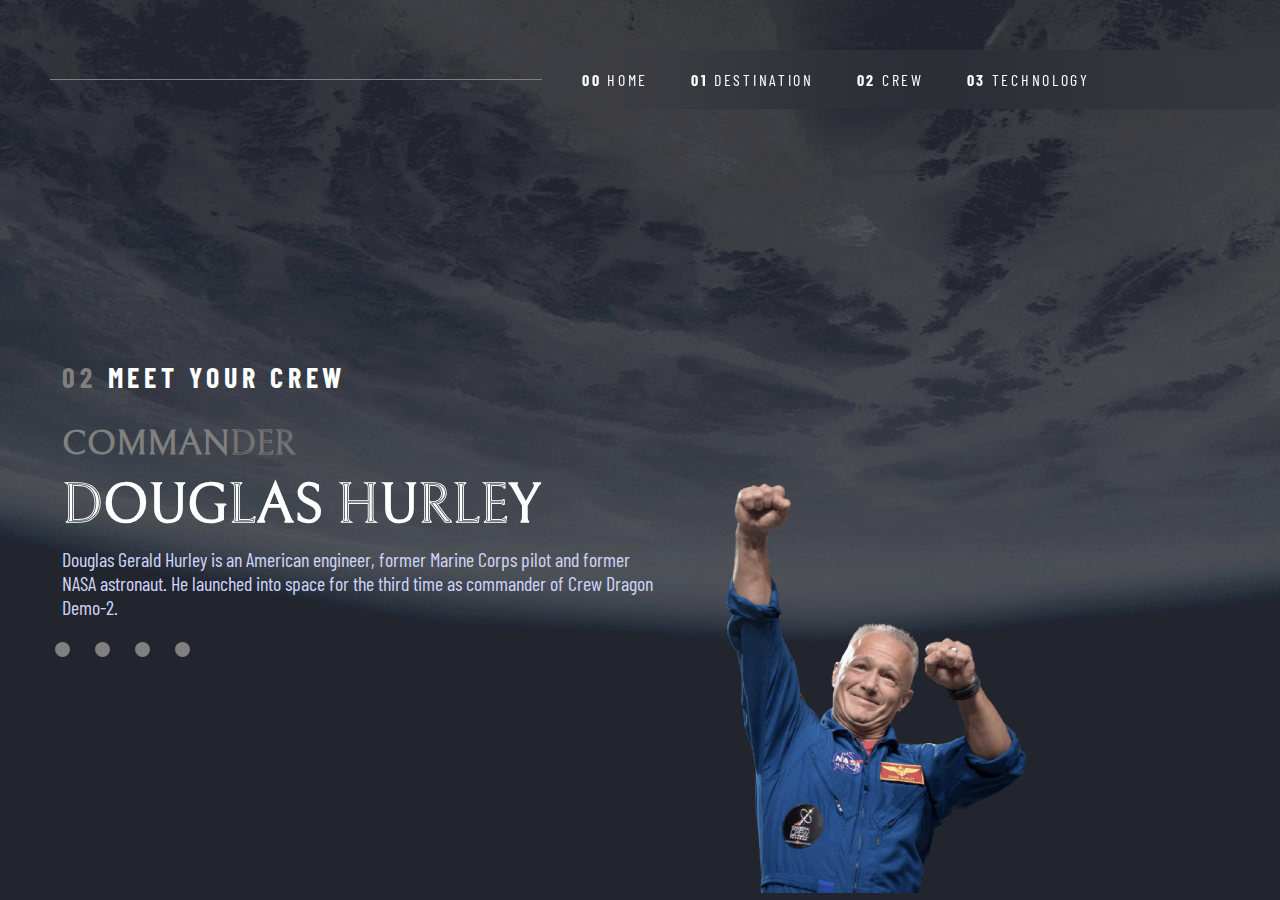
<file: crew-commander.html>
<!DOCTYPE html>
<html lang="en">
<head>
  <meta charset="UTF-8">
  <meta name="viewport" content="width=device-width, initial-scale=1.0">
  <link rel="stylesheet" href="css/styles.css">
  <link rel="icon" sizes="32x32" href="./assets/favicon-32x32.png">
  <link rel="preconnect" href="https://fonts.googleapis.com"><link rel="preconnect" href="https://fonts.gstatic.com" crossorigin><link href="https://fonts.googleapis.com/css2?family=Barlow+Condensed&family=Bellefair&display=swap" rel="stylesheet">
  <title>Frontend Mentor | Space tourism website</title>
</head>
<body class="crew-body">

  <div class="nav">
    <div class="hr"><hr></div>
    <div class="hamburger" id="hamburger">
      <div></div>
      <div></div>
      <div></div>
    </div>
    <div class="mainnav">
      <nav>
        <div class="close-btn">
          <div></div>
          <div></div>
        </div>
        <ul>
          <li><a href="index.html"><strong>00</strong> HOME</a></li>
           <li><a href="destination-moon.html"><strong>01</strong> DESTINATION</a></li>
           <li><a href="crew-commander.html"><strong>02</strong> CREW</a></li>
           <li><a href="technology-vehicle.html"><strong>03</strong> TECHNOLOGY</a></li>
        </ul>
      </nav>
    </div>
  </div>
  <div class="crew-content">
    <div class="crew-details">
      <div class="heading">
        <h5><span class="numeric">02</span> MEET YOUR CREW</h5>
      </div>
      <div class="crew-text">
        <h5>COMMANDER</h5>
      <h1>DOUGLAS HURLEY</h1>
      <p>Douglas Gerald Hurley is an American engineer, former Marine Corps pilot 
        and former NASA astronaut. He launched into space for the third time as 
        commander of Crew Dragon Demo-2.</p>
      </div>
      <div class="crew-links">
          <ul>
           <a href="crew-commander.html"><li></li></a>
           <a href="crew-engineer.html"><li></li></a>
           <a href="crew-pilot.html"><li></li></a>
           <a href="crew-specialist.html"><li></li></a>
          </ul>
      </div>
    </div>
   
      <div class="crew-image">
        <img src="./assets/crew/image-douglas-hurley.png" alt="">
      </div>
  </div>
  
</body>
<script src="./myscript.js"></script>
</html>
</file>
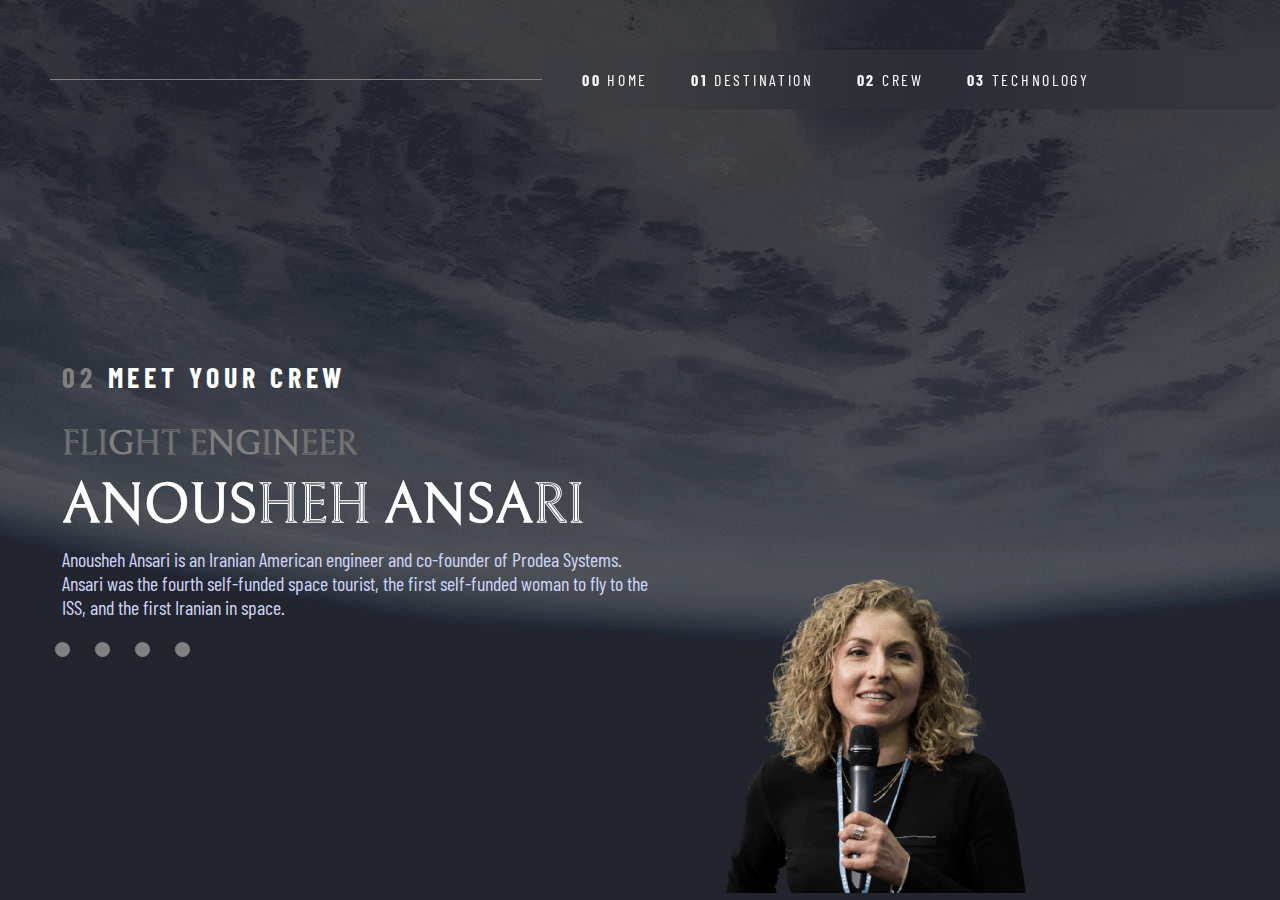
<file: crew-engineer.html>
<!DOCTYPE html>
<html lang="en">
<head>
  <meta charset="UTF-8">
  <meta name="viewport" content="width=device-width, initial-scale=1.0">
  <link rel="stylesheet" href="css/styles.css">
  <link rel="icon" sizes="32x32" href="./assets/favicon-32x32.png">
  <link rel="preconnect" href="https://fonts.googleapis.com"><link rel="preconnect" href="https://fonts.gstatic.com" crossorigin><link href="https://fonts.googleapis.com/css2?family=Barlow+Condensed&family=Bellefair&display=swap" rel="stylesheet">
  <title>Frontend Mentor | Space tourism website</title>
</head>
<body class="crew-body">

  <div class="nav">
    <div class="hr"><hr></div>
    <div class="hamburger" id="hamburger">
      <div></div>
      <div></div>
      <div></div>
    </div>
    <div class="mainnav">
      <nav>
        <div class="close-btn">
          <div></div>
          <div></div>
        </div>
        <ul>
          <li><a href="index.html"><strong>00</strong> HOME</a></li>
           <li><a href="destination-moon.html"><strong>01</strong> DESTINATION</a></li>
           <li><a href="crew-commander.html"><strong>02</strong> CREW</a></li>
           <li><a href="technology-vehicle.html"><strong>03</strong> TECHNOLOGY</a></li>
        </ul>
      </nav>
    </div>
  </div>
  <div class="crew-content">
    <div class="crew-details">
      <div class="heading">
        <h5><span class="numeric">02</span> MEET YOUR CREW</h5>
      </div>
      <div class="crew-text">
        <h5>FLIGHT ENGINEER</h5>
      <h1>ANOUSHEH ANSARI</h1>
      <p>Anousheh Ansari is an Iranian American engineer and co-founder of Prodea Systems. 
        Ansari was the fourth self-funded space tourist, the first self-funded woman to 
        fly to the ISS, and the first Iranian in space.</p>
      </div>
      <div class="crew-links">
          <ul>
           <a href="crew-commander.html"><li></li></a>
           <a href="crew-engineer.html"><li></li></a>
           <a href="crew-pilot.html"><li></li></a>
           <a href="crew-specialist.html"><li></li></a>
          </ul>
      </div>
    </div>
   
      <div class="crew-image">
        <img src="./assets/crew/image-anousheh-ansari.png" alt="">
      </div>
  </div>
  
</body>
<script src="./myscript.js"></script>
</html>
</file>
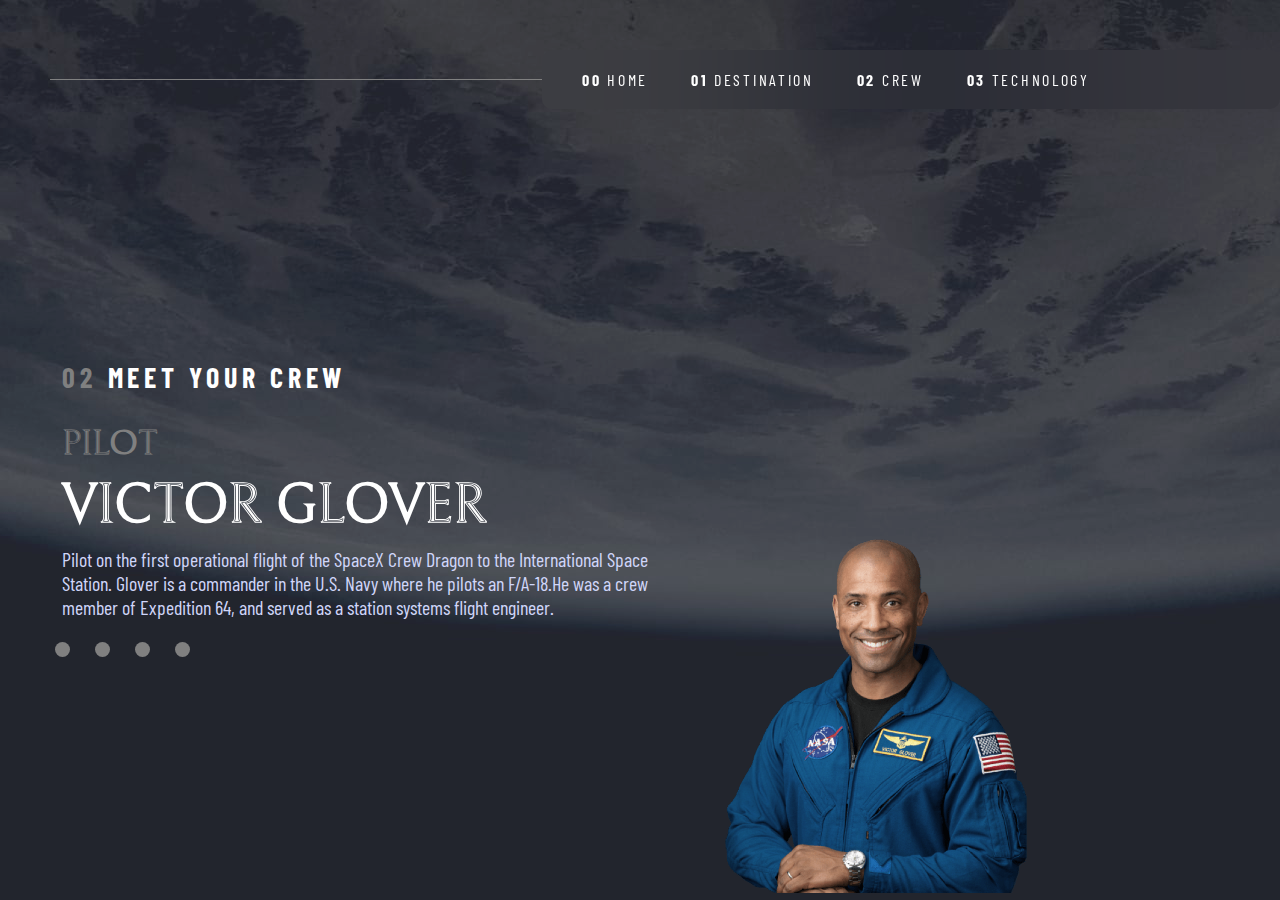
<file: crew-pilot.html>
<!DOCTYPE html>
<html lang="en">
<head>
  <meta charset="UTF-8">
  <meta name="viewport" content="width=device-width, initial-scale=1.0">
  <link rel="stylesheet" href="css/styles.css">
  <link rel="icon" sizes="32x32" href="./assets/favicon-32x32.png">
  <link rel="preconnect" href="https://fonts.googleapis.com"><link rel="preconnect" href="https://fonts.gstatic.com" crossorigin><link href="https://fonts.googleapis.com/css2?family=Barlow+Condensed&family=Bellefair&display=swap" rel="stylesheet">
  <title>Frontend Mentor | Space tourism website</title>
</head>
<body class="crew-body">

  <div class="nav">
    <div class="hr"><hr></div>
    <div class="hamburger" id="hamburger">
      <div></div>
      <div></div>
      <div></div>
    </div>
    <div class="mainnav">
      <nav>
        <div class="close-btn">
          <div></div>
          <div></div>
        </div>
        <ul>
          <li><a href="index.html"><strong>00</strong> HOME</a></li>
           <li><a href="destination-moon.html"><strong>01</strong> DESTINATION</a></li>
           <li><a href="crew-commander.html"><strong>02</strong> CREW</a></li>
           <li><a href="technology-vehicle.html"><strong>03</strong> TECHNOLOGY</a></li>
        </ul>
      </nav>
    </div>
  </div>
  <div class="crew-content">
    <div class="crew-details">
      <div class="heading">
        <h5><span class="numeric">02</span> MEET YOUR CREW</h5>
      </div>
      <div class="crew-text">
        <h5>PILOT</h5>
      <h1>VICTOR GLOVER</h1>
      <p>Pilot on the first operational flight of the SpaceX Crew Dragon to the 
        International Space Station. Glover is a commander in the U.S. Navy where 
        he pilots an F/A-18.He was a crew member of Expedition 64, and served as a 
        station systems flight engineer. </p>
      </div>
      <div class="crew-links">
          <ul>
           <a href="crew-commander.html"><li></li></a>
           <a href="crew-engineer.html"><li></li></a>
           <a href="crew-pilot.html"><li></li></a>
           <a href="crew-specialist.html"><li></li></a>
          </ul>
      </div>
    </div>
   
      <div class="crew-image">
        <img src="./assets/crew/image-victor-glover.png" alt="">
      </div>
  </div>
  
</body>
<script src="./myscript.js"></script>
</html>
</file>
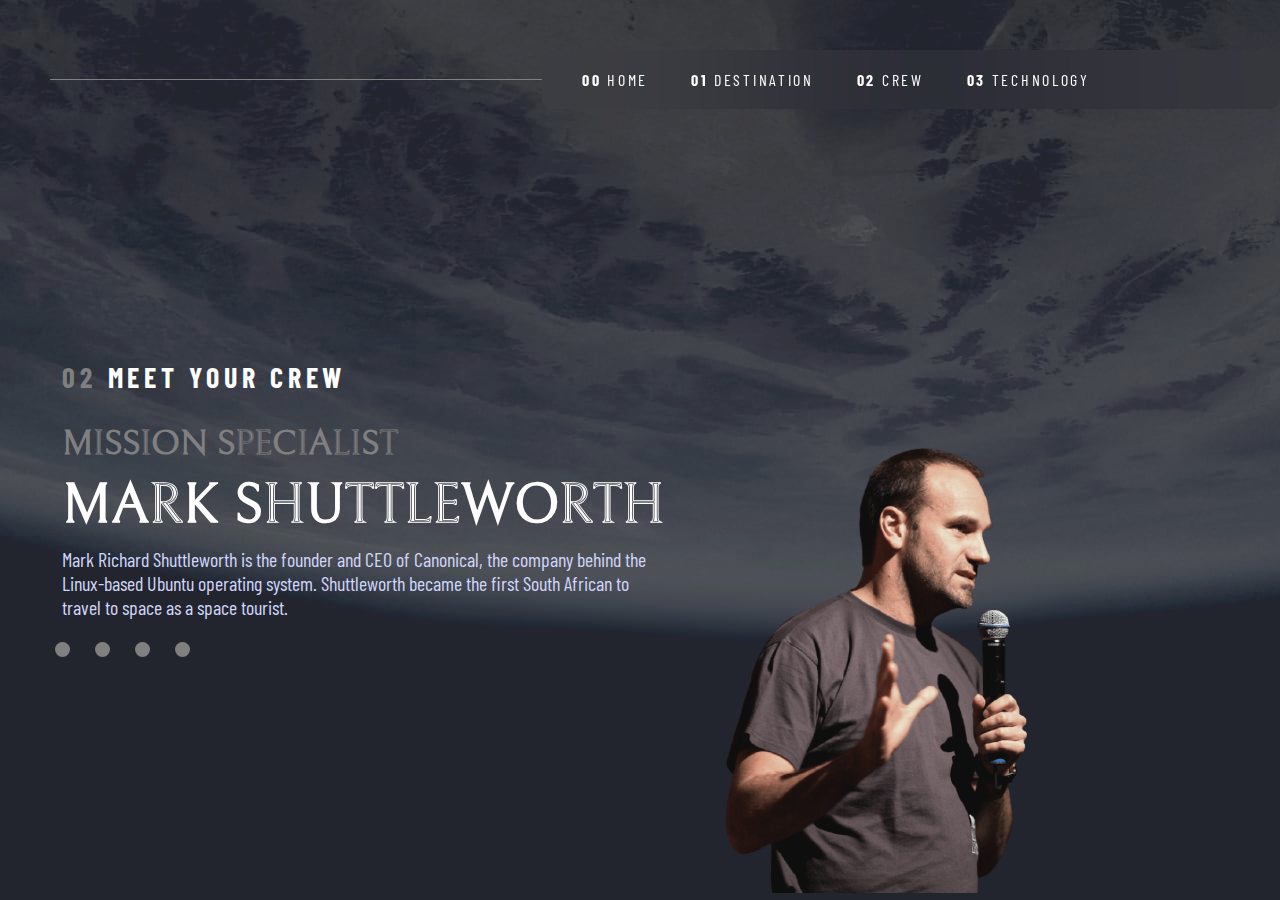
<file: crew-specialist.html>
<!DOCTYPE html>
<html lang="en">
<head>
  <meta charset="UTF-8">
  <meta name="viewport" content="width=device-width, initial-scale=1.0">
  <link rel="stylesheet" href="css/styles.css">
  <link rel="icon" sizes="32x32" href="./assets/favicon-32x32.png">
  <link rel="preconnect" href="https://fonts.googleapis.com"><link rel="preconnect" href="https://fonts.gstatic.com" crossorigin><link href="https://fonts.googleapis.com/css2?family=Barlow+Condensed&family=Bellefair&display=swap" rel="stylesheet">
  <title>Frontend Mentor | Space tourism website</title>
</head>
<body class="crew-body">

  <div class="nav">
    <div class="hr"><hr></div>
    <div class="hamburger" id="hamburger">
      <div></div>
      <div></div>
      <div></div>
    </div>
    <div class="mainnav">
      <nav>
        <div class="close-btn">
          <div></div>
          <div></div>
        </div>
        <ul>
          <li><a href="index.html"><strong>00</strong> HOME</a></li>
           <li><a href="destination-moon.html"><strong>01</strong> DESTINATION</a></li>
           <li><a href="crew-commander.html"><strong>02</strong> CREW</a></li>
           <li><a href="technology-vehicle.html"><strong>03</strong> TECHNOLOGY</a></li>
        </ul>
      </nav>
    </div>
  </div>
  <div class="crew-content">
    <div class="crew-details">
      <div class="heading">
        <h5><span class="numeric">02</span> MEET YOUR CREW</h5>
      </div>
      <div class="crew-text">
        <h5>MISSION SPECIALIST</h5>
      <h1>MARK SHUTTLEWORTH</h1>
      <p>Mark Richard Shuttleworth is the founder and CEO of Canonical, the company behind 
        the Linux-based Ubuntu operating system. Shuttleworth became the first South 
        African to travel to space as a space tourist.</p>
      </div>
      <div class="crew-links">
          <ul>
           <a href="crew-commander.html"><li></li></a>
           <a href="crew-engineer.html"><li></li></a>
           <a href="crew-pilot.html"><li></li></a>
           <a href="crew-specialist.html"><li></li></a>
          </ul>
      </div>
    </div>
   
      <div class="crew-image">
        <img src="./assets/crew/image-mark-shuttleworth.png" alt="">
      </div>
  </div>
  
</body>
<script src="./myscript.js"></script>
</html>
</file>
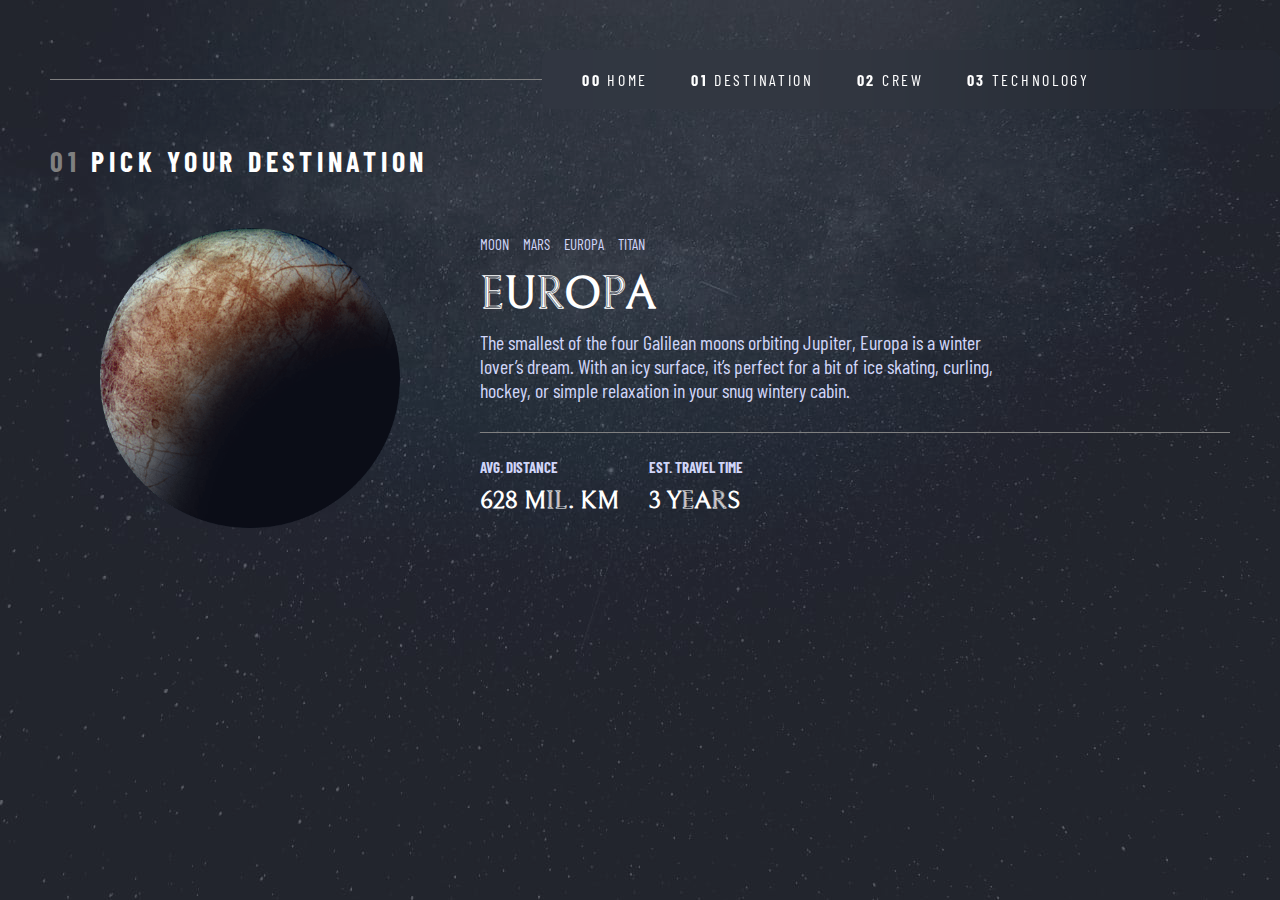
<file: destination-europa.html>
<!DOCTYPE html>
<html lang="en">
<head>
  <meta charset="UTF-8">
  <meta name="viewport" content="width=device-width, initial-scale=1.0">
  <link rel="stylesheet" href="css/styles.css">
  <link rel="icon" sizes="32x32" href="./assets/favicon-32x32.png">
  <link rel="preconnect" href="https://fonts.googleapis.com"><link rel="preconnect" href="https://fonts.gstatic.com" crossorigin><link href="https://fonts.googleapis.com/css2?family=Barlow+Condensed&family=Bellefair&display=swap" rel="stylesheet">
  <title>Frontend Mentor | Space tourism website</title>
</head>
<body class="dest-body">

  <div class="nav">
    <div class="hr"><hr></div>
    <div class="hamburger" id="hamburger">
      <div></div>
      <div></div>
      <div></div>
    </div>
    <div class="mainnav">
      <nav>
        <div class="close-btn">
          <div></div>
          <div></div>
        </div>
        <ul>
          <li><a href="index.html"><strong>00</strong> HOME</a></li>
           <li><a href="destination-moon.html"><strong>01</strong> DESTINATION</a></li>
           <li><a href="crew-commander.html"><strong>02</strong> CREW</a></li>
           <li><a href="technology-vehicle.html"><strong>03</strong> TECHNOLOGY</a></li>
        </ul>
      </nav>
    </div>
  </div>
  <div class="heading">
    <h5><span class="numeric">01</span> PICK YOUR DESTINATION</h5>
  </div>

  <div class="dest-content">
    <div class="image">
      <img src="./assets/destination/image-europa.png" alt="">
    </div>
    <div class="dest-details">
      <div class="dest-links">
        <ul>
          <li><a href="destination-moon.html">MOON</a></li>
          <li><a href="destination-mars.html">MARS</a></li>
          <li><a href="destination-europa.html">EUROPA</a></li>
          <li><a href="destination-titan.html">TITAN</a></li>
        </ul>
      </div>
      <div class="dest-text">
        <h1>EUROPA</h1>
        <p>The smallest of the four Galilean moons orbiting Jupiter, Europa is a 
          winter lover’s dream. With an icy surface, it’s perfect for a bit of 
          ice skating, curling, hockey, or simple relaxation in your snug 
          wintery cabin.</p>
        <hr>
        <div class="numeric-facts">
          <div class="avgdist">
            <h3>AVG. DISTANCE</h3>
            <h1>628 MIL. KM</h1>
          </div>
          <div class="esttime">
            <h3>EST. TRAVEL TIME</h3>
            <h1>3 YEARS</h1>
          </div>
        </div>
      </div>
    </div>
  </div>
</body>
<script src="./myscript.js"></script>
</html>
</file>
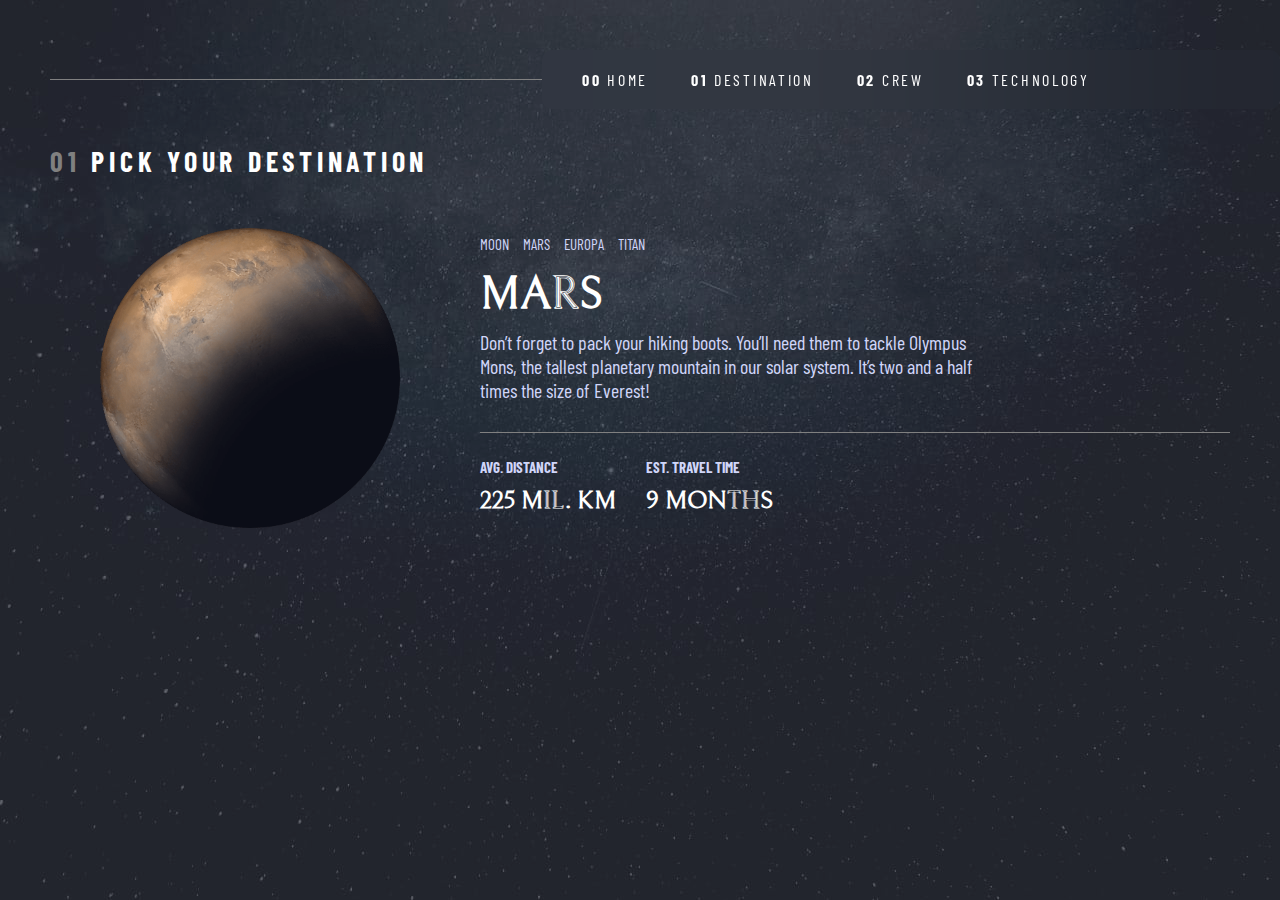
<file: destination-mars.html>
<!DOCTYPE html>
<html lang="en">
<head>
  <meta charset="UTF-8">
  <meta name="viewport" content="width=device-width, initial-scale=1.0">
  <link rel="stylesheet" href="css/styles.css">
  <link rel="icon" sizes="32x32" href="./assets/favicon-32x32.png">
  <link rel="preconnect" href="https://fonts.googleapis.com"><link rel="preconnect" href="https://fonts.gstatic.com" crossorigin><link href="https://fonts.googleapis.com/css2?family=Barlow+Condensed&family=Bellefair&display=swap" rel="stylesheet">
  <title>Frontend Mentor | Space tourism website</title>
</head>
<body class="dest-body">

  <div class="nav">
    <div class="hr"><hr></div>
    <div class="hamburger" id="hamburger">
      <div></div>
      <div></div>
      <div></div>
    </div>
    <div class="mainnav">
      <nav>
        <div class="close-btn">
          <div></div>
          <div></div>
        </div>
        <ul>
          <li><a href="index.html"><strong>00</strong> HOME</a></li>
           <li><a href="destination-moon.html"><strong>01</strong> DESTINATION</a></li>
           <li><a href="crew-commander.html"><strong>02</strong> CREW</a></li>
           <li><a href="technology-vehicle.html"><strong>03</strong> TECHNOLOGY</a></li>
        </ul>
      </nav>
    </div>
  </div>
  <div class="heading">
    <h5><span class="numeric">01</span> PICK YOUR DESTINATION</h5>
  </div>

  <div class="dest-content">
    <div class="image">
      <img src="./assets/destination/image-mars.png" alt="">
    </div>
    <div class="dest-details">
      <div class="dest-links">
        <ul>
          <li><a href="destination-moon.html">MOON</a></li>
          <li><a href="destination-mars.html">MARS</a></li>
          <li><a href="destination-europa.html">EUROPA</a></li>
          <li><a href="destination-titan.html">TITAN</a></li>
        </ul>
      </div>
      <div class="dest-text">
        <h1>MARS</h1>
        <p>Don’t forget to pack your hiking boots. You’ll need them to tackle Olympus Mons, 
          the tallest planetary mountain in our solar system. It’s two and a half times 
          the size of Everest!</p>
        <hr>
        <div class="numeric-facts">
          <div class="avgdist">
            <h3>AVG. DISTANCE</h3>
            <h1>225 MIL. KM</h1>
          </div>
          <div class="esttime">
            <h3>EST. TRAVEL TIME</h3>
            <h1>9 MONTHS</h1>
          </div>
        </div>
      </div>
    </div>
  </div>
</body>
<script src="./myscript.js"></script>
</html>
</file>
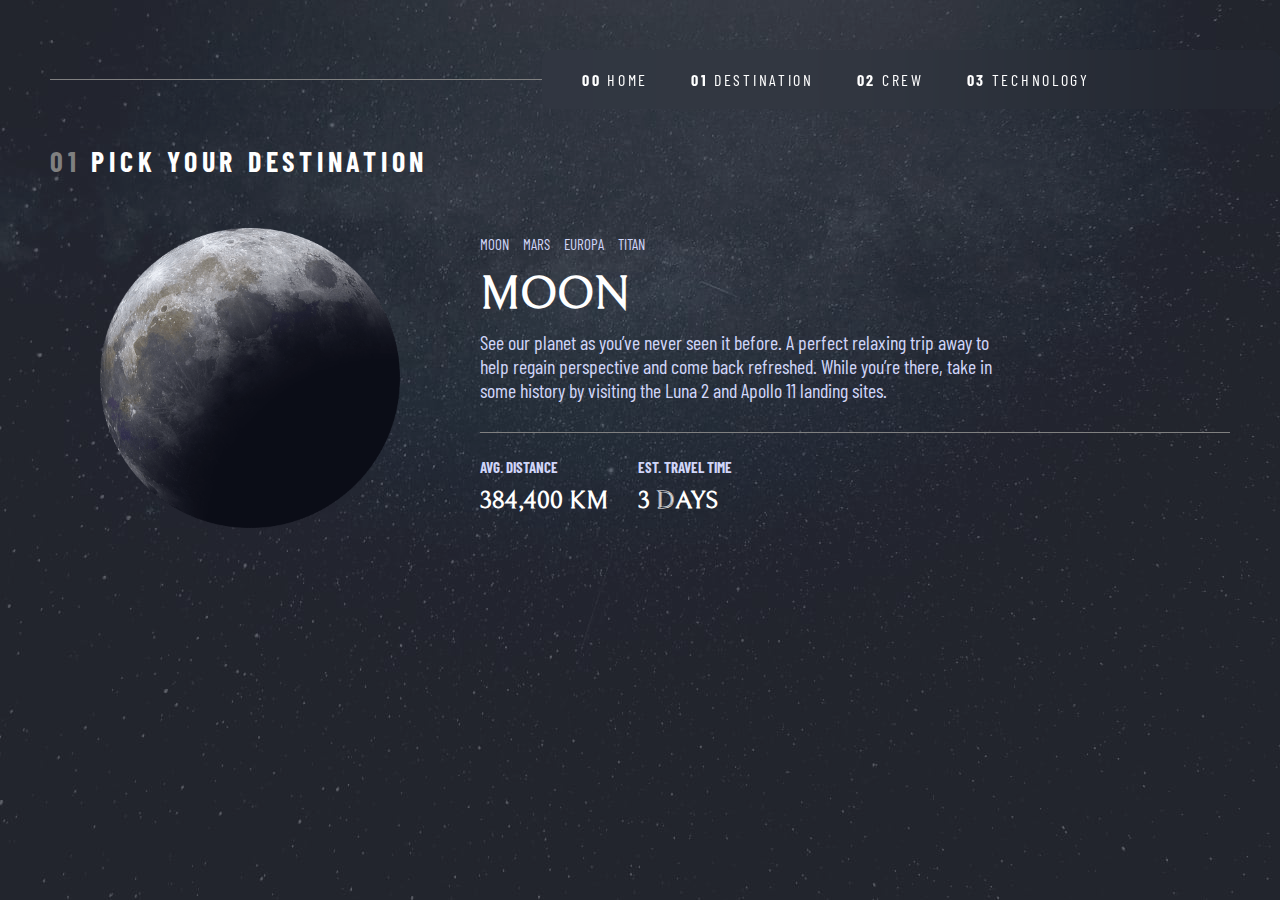
<file: destination-moon.html>
<!DOCTYPE html>
<html lang="en">
<head>
  <meta charset="UTF-8">
  <meta name="viewport" content="width=device-width, initial-scale=1.0">
  <link rel="stylesheet" href="css/styles.css">
  <link rel="icon" sizes="32x32" href="./assets/favicon-32x32.png">
  <link rel="preconnect" href="https://fonts.googleapis.com"><link rel="preconnect" href="https://fonts.gstatic.com" crossorigin><link href="https://fonts.googleapis.com/css2?family=Barlow+Condensed&family=Bellefair&display=swap" rel="stylesheet">
  <title>Frontend Mentor | Space tourism website</title>
</head>
<body class="dest-body">

  <div class="nav">
    <div class="hr"><hr></div>
    <div class="hamburger" id="hamburger">
      <div></div>
      <div></div>
      <div></div>
    </div>
    <div class="mainnav">
      <nav>
        <div class="close-btn">
          <div></div>
          <div></div>
        </div>
        <ul>
          <li><a href="index.html"><strong>00</strong> HOME</a></li>
           <li><a href="destination-moon.html"><strong>01</strong> DESTINATION</a></li>
           <li><a href="crew-commander.html"><strong>02</strong> CREW</a></li>
           <li><a href="technology-vehicle.html"><strong>03</strong> TECHNOLOGY</a></li>
        </ul>
      </nav>
    </div>
  </div>
  <div class="heading">
    <h5><span class="numeric">01</span> PICK YOUR DESTINATION</h5>
  </div>

  <div class="dest-content">
    <div class="image">
      <img src="./assets/destination/image-moon.png" alt="">
    </div>
    <div class="dest-details">
      <div class="dest-links">
        <ul>
          <li><a href="destination-moon.html">MOON</a></li>
          <li><a href="destination-mars.html">MARS</a></li>
          <li><a href="destination-europa.html">EUROPA</a></li>
          <li><a href="destination-titan.html">TITAN</a></li>
        </ul>
      </div>
      <div class="dest-text">
        <h1>MOON</h1>
        <p>See our planet as you’ve never seen it before. A perfect relaxing trip away to help 
          regain perspective and come back refreshed. While you’re there, take in some history 
          by visiting the Luna 2 and Apollo 11 landing sites.</p>
        <hr>
        <div class="numeric-facts">
          <div class="avgdist">
            <h3>AVG. DISTANCE</h3>
            <h1>384,400 KM</h1>
          </div>
          <div class="esttime">
            <h3>EST. TRAVEL TIME</h3>
            <h1>3 DAYS</h1>
          </div>
        </div>
      </div>
    </div>
  </div>
</body>
<script src="./myscript.js"></script>
</html>
</file>
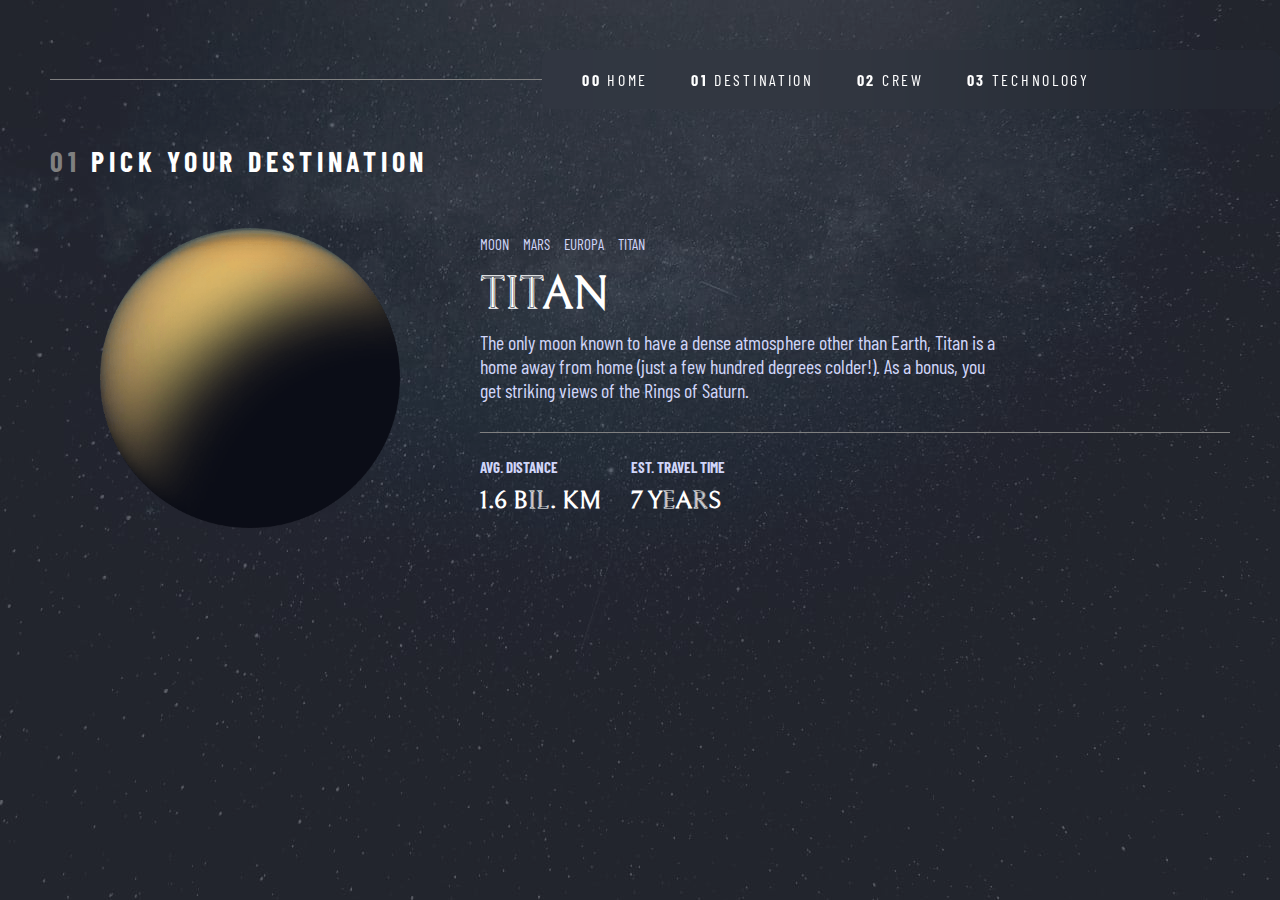
<file: destination-titan.html>
<!DOCTYPE html>
<html lang="en">
<head>
  <meta charset="UTF-8">
  <meta name="viewport" content="width=device-width, initial-scale=1.0">
  <link rel="stylesheet" href="css/styles.css">
  <link rel="icon" sizes="32x32" href="./assets/favicon-32x32.png">
  <link rel="preconnect" href="https://fonts.googleapis.com"><link rel="preconnect" href="https://fonts.gstatic.com" crossorigin><link href="https://fonts.googleapis.com/css2?family=Barlow+Condensed&family=Bellefair&display=swap" rel="stylesheet">
  <title>Frontend Mentor | Space tourism website</title>
</head>
<body class="dest-body">

  <div class="nav">
    <div class="hr"><hr></div>
    <div class="hamburger" id="hamburger">
      <div></div>
      <div></div>
      <div></div>
    </div>
    <div class="mainnav">
      <nav>
        <div class="close-btn">
          <div></div>
          <div></div>
        </div>
        <ul>
          <li><a href="index.html"><strong>00</strong> HOME</a></li>
           <li><a href="destination-moon.html"><strong>01</strong> DESTINATION</a></li>
           <li><a href="crew-commander.html"><strong>02</strong> CREW</a></li>
           <li><a href="technology-vehicle.html"><strong>03</strong> TECHNOLOGY</a></li>
        </ul>
      </nav>
    </div>
  </div>
  <div class="heading">
    <h5><span class="numeric">01</span> PICK YOUR DESTINATION</h5>
  </div>

  <div class="dest-content">
    <div class="image">
      <img src="./assets/destination/image-titan.png" alt="">
    </div>
    <div class="dest-details">
      <div class="dest-links">
        <ul>
          <li><a href="destination-moon.html">MOON</a></li>
          <li><a href="destination-mars.html">MARS</a></li>
          <li><a href="destination-europa.html">EUROPA</a></li>
          <li><a href="destination-titan.html">TITAN</a></li>
        </ul>
      </div>
      <div class="dest-text">
        <h1>TITAN</h1>
        <p>The only moon known to have a dense atmosphere other than Earth, Titan 
          is a home away from home (just a few hundred degrees colder!). As a 
          bonus, you get striking views of the Rings of Saturn.</p>
        <hr>
        <div class="numeric-facts">
          <div class="avgdist">
            <h3>AVG. DISTANCE</h3>
            <h1>1.6 BIL. KM</h1>
          </div>
          <div class="esttime">
            <h3>EST. TRAVEL TIME</h3>
            <h1>7 YEARS</h1>
          </div>
        </div>
      </div>
    </div>
  </div>
</body>
<script src="./myscript.js"></script>
</html>
</file>
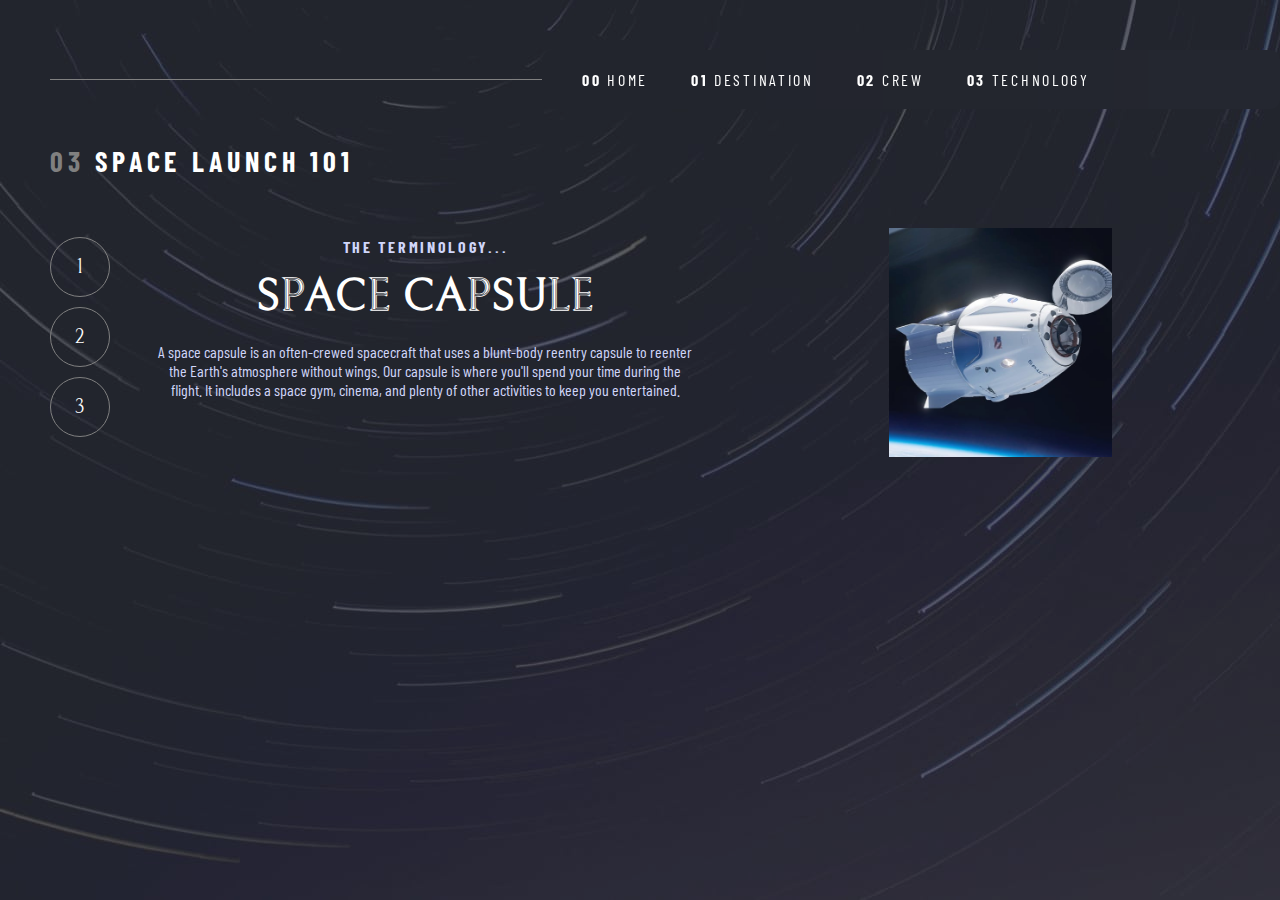
<file: technology-capsule.html>
<!DOCTYPE html>
<html lang="en">
<head>
  <meta charset="UTF-8">
  <meta name="viewport" content="width=device-width, initial-scale=1.0">
  <link rel="stylesheet" href="css/styles.css">
  <link rel="icon" sizes="32x32" href="./assets/favicon-32x32.png">
  <link rel="preconnect" href="https://fonts.googleapis.com"><link rel="preconnect" href="https://fonts.gstatic.com" crossorigin><link href="https://fonts.googleapis.com/css2?family=Barlow+Condensed&family=Bellefair&display=swap" rel="stylesheet">
  <title>Frontend Mentor | Space tourism website</title>
</head>
<body class="tech-body">

  <div class="nav">
    <div class="hr"><hr></div>
    <div class="hamburger" id="hamburger">
      <div></div>
      <div></div>
      <div></div>
    </div>
    <div class="mainnav ">
      <nav>
        <div class="close-btn">
          <div></div>
          <div></div>
        </div>
        <ul>
          <li><a href="index.html"><strong>00</strong> HOME</a></li>
           <li><a href="destination-moon.html"><strong>01</strong> DESTINATION</a></li>
           <li><a href="crew-commander.html"><strong>02</strong> CREW</a></li>
           <li><a href="technology-vehicle.html"><strong>03</strong> TECHNOLOGY</a></li>
        </ul>
      </nav>
    </div>
  </div>
  <div class="heading techHeading">
    <h5><span class="numeric">03</span> SPACE LAUNCH 101</h5>
  </div>
  <div class="tech-content">
    <div class="tech-details"><div class="tech-links">
      <a href="technology-vehicle.html">1</a>
      <a href="technology-spaceport.html">2</a>
      <a href="technology-capsule.html">3</a>
    </div>
    <div class="tech-text">
      <h5>THE TERMINOLOGY...</h5>
      <h1>SPACE CAPSULE</h1>
      <p>
        A space capsule is an often-crewed spacecraft that uses a blunt-body reentry 
capsule to reenter the Earth's atmosphere without wings. Our capsule is where 
you'll spend your time during the flight. It includes a space gym, cinema, 
and plenty of other activities to keep you entertained.</p>
    </div></div>
    
    <div class="tech-image">
      <img src="./assets/technology/image-space-capsule-portrait.jpg" class="potraitimg"  alt="">
      <img src="./assets/technology/image-space-capsule-landscape.jpg" class="landscapeimg" alt="">
    </div>
  </div>
  
</body>
<script src="./myscript.js"></script>
</html>
</file>
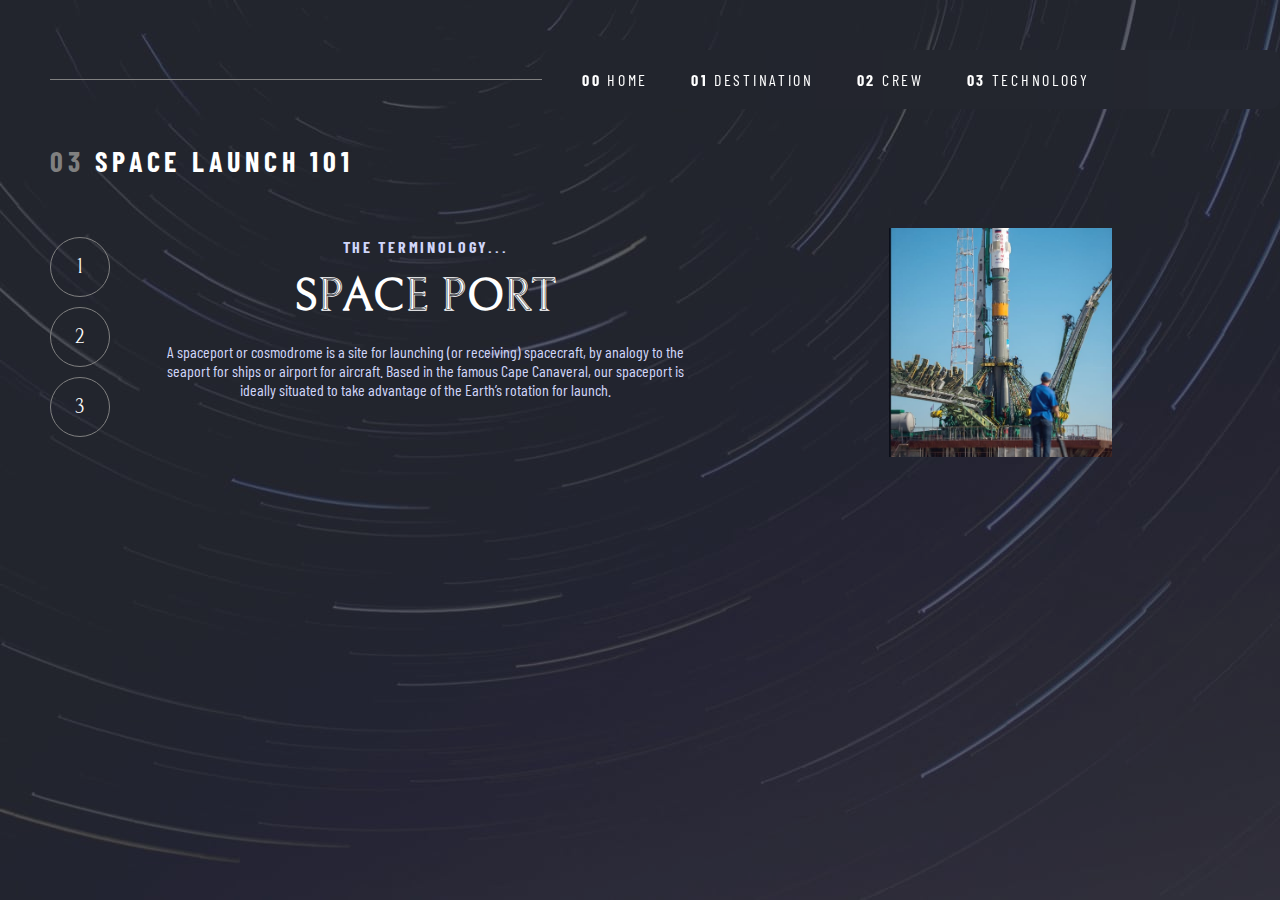
<file: technology-spaceport.html>
<!DOCTYPE html>
<html lang="en">
<head>
  <meta charset="UTF-8">
  <meta name="viewport" content="width=device-width, initial-scale=1.0">
  <link rel="stylesheet" href="css/styles.css">
  <link rel="icon" sizes="32x32" href="./assets/favicon-32x32.png">
  <link rel="preconnect" href="https://fonts.googleapis.com"><link rel="preconnect" href="https://fonts.gstatic.com" crossorigin><link href="https://fonts.googleapis.com/css2?family=Barlow+Condensed&family=Bellefair&display=swap" rel="stylesheet">
  <title>Frontend Mentor | Space tourism website</title>
</head>
<body class="tech-body">

  <div class="nav">
    <div class="hr"><hr></div>
    <div class="hamburger" id="hamburger">
      <div></div>
      <div></div>
      <div></div>
    </div>
    <div class="mainnav">
      <nav>
        <div class="close-btn">
          <div></div>
          <div></div>
        </div>
        <ul>
          <li><a href="index.html"><strong>00</strong> HOME</a></li>
           <li><a href="destination-moon.html"><strong>01</strong> DESTINATION</a></li>
           <li><a href="crew-commander.html"><strong>02</strong> CREW</a></li>
           <li><a href="technology-vehicle.html"><strong>03</strong> TECHNOLOGY</a></li>
        </ul>
      </nav>
    </div>
  </div>
  <div class="heading techHeading">
    <h5><span class="numeric">03</span> SPACE LAUNCH 101</h5>
  </div>
  <div class="tech-content">
    <div class="tech-details"> <div class="tech-links">
      <a href="technology-vehicle.html">1</a>
      <a href="technology-spaceport.html">2</a>
      <a href="technology-capsule.html">3</a>
    </div>
    <div class="tech-text">
      <h5>THE TERMINOLOGY...</h5>
      <h1>SPACE PORT</h1>
      <p>
        A spaceport or cosmodrome is a site for launching (or receiving) spacecraft, 
        by analogy to the seaport for ships or airport for aircraft. Based in the 
        famous Cape Canaveral, our spaceport is ideally situated to take advantage 
        of the Earth’s rotation for launch.</p>
    </div></div>
   
    <div class="tech-image">
      <img src="./assets/technology/image-spaceport-portrait.jpg" class="potraitimg"  alt="">
      <img src="./assets/technology/image-spaceport-landscape.jpg" class="landscapeimg" alt="">
    </div>
  </div>
  
</body>
<script src="./myscript.js"></script>
</html>
</file>
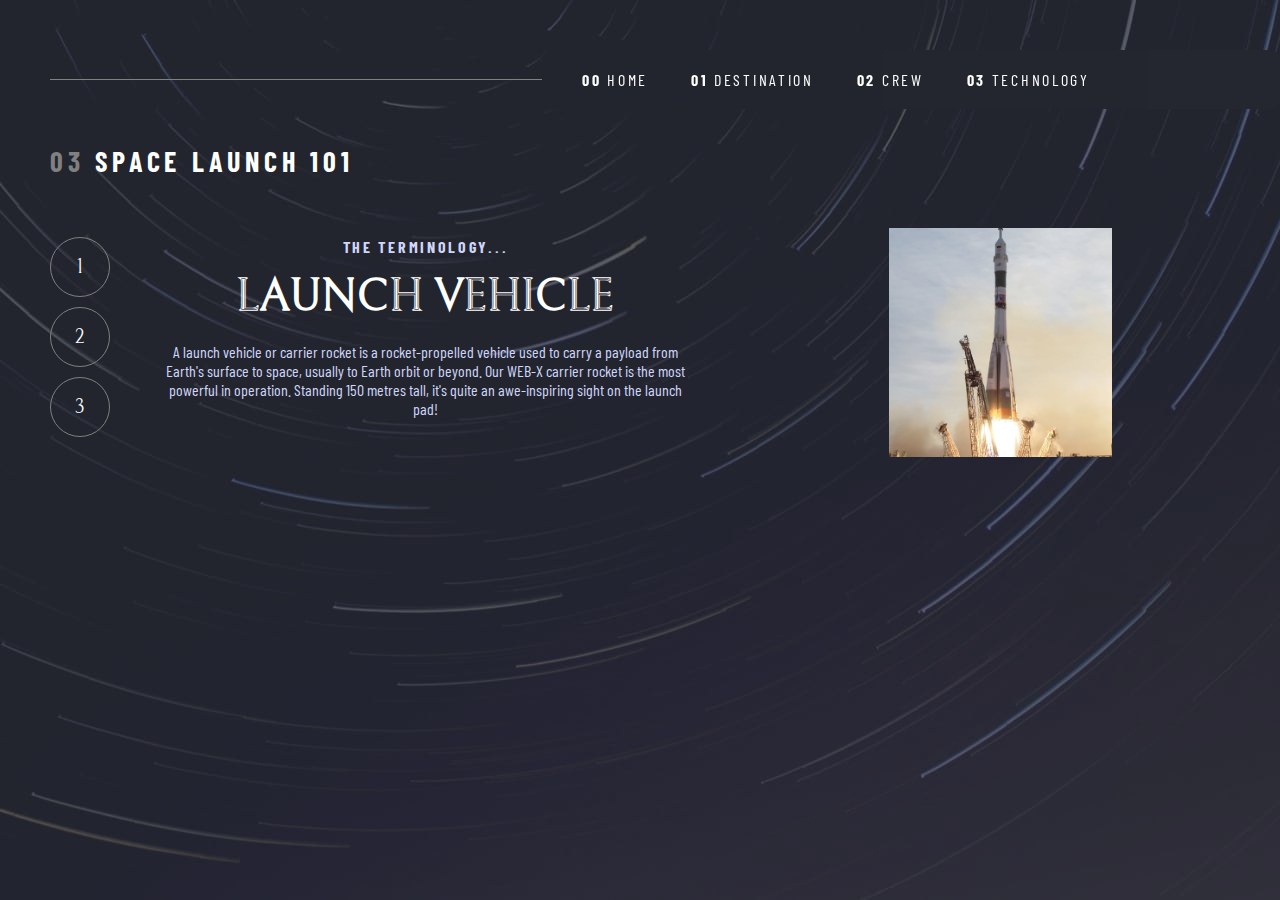
<file: technology-vehicle.html>
<!DOCTYPE html>
<html lang="en">
<head>
  <meta charset="UTF-8">
  <meta name="viewport" content="width=device-width, initial-scale=1.0">
  <link rel="stylesheet" href="css/styles.css">
  <link rel="icon" sizes="32x32" href="./assets/favicon-32x32.png">
  <link rel="preconnect" href="https://fonts.googleapis.com"><link rel="preconnect" href="https://fonts.gstatic.com" crossorigin><link href="https://fonts.googleapis.com/css2?family=Barlow+Condensed&family=Bellefair&display=swap" rel="stylesheet">
  <title>Frontend Mentor | Space tourism website</title>
</head>
<body class="tech-body">

  <div class="nav">
    <div class="hr"><hr></div>
    <div class="hamburger" id="hamburger">
      <div></div>
      <div></div>
      <div></div>
    </div>
    <div class="mainnav">
      <nav>
        <div class="close-btn">
          <div></div>
          <div></div>
        </div>
        <ul>
          <li><a href="index.html"><strong>00</strong> HOME</a></li>
           <li><a href="destination-moon.html"><strong>01</strong> DESTINATION</a></li>
           <li><a href="crew-commander.html"><strong>02</strong> CREW</a></li>
           <li><a href="technology-vehicle.html"><strong>03</strong> TECHNOLOGY</a></li>
        </ul>
      </nav>
    </div>
  </div>
  <div class="heading techHeading">
    <h5><span class="numeric">03</span> SPACE LAUNCH 101</h5>
  </div>
  <div class="tech-content">
    <div class="tech-details">
      <div class="tech-links">
        <a href="technology-vehicle.html">1</a>
        <a href="technology-spaceport.html">2</a>
        <a href="technology-capsule.html">3</a>
      </div>
      <div class="tech-text">
        <h5>THE TERMINOLOGY...</h5>
        <h1>LAUNCH VEHICLE</h1>
        <p>
          A launch vehicle or carrier rocket is a rocket-propelled vehicle used to carry a 
          payload from Earth's surface to space, usually to Earth orbit or beyond. Our 
          WEB-X carrier rocket is the most powerful in operation. Standing 150 metres tall, 
          it's quite an awe-inspiring sight on the launch pad!</p>
      </div>
    </div>
    
    <div class="tech-image">
      <img src="./assets/technology/image-launch-vehicle-portrait.jpg" class="potraitimg" alt="">
      <img src="./assets/technology/image-launch-vehicle-landscape.jpg" class="landscapeimg" alt="">
    </div>
  </div>
  
</body>
<script src="./myscript.js"></script>
</html>
</file>
<file: css/styles.css>
@import url('https://fonts.googleapis.com/css2?family=Barlow+Condensed&family=Bellefair&display=swap');
*{
    margin: 0;
    padding: 0;
    box-sizing: border-box;
}
.index-body::before{
    content:'';
    background: url("../assets/home/background-home-desktop.jpg") no-repeat center center/cover;
    position:absolute;
    top:0;
    left:0;
    bottom:0;
    right:0;
    width:100%;
    height:100vh;
    opacity:0.9;  
    z-index: -1;   
}
.dest-body::before{
    content:'';
    background: url("../assets/destination/background-destination-desktop.jpg") no-repeat center center/cover;
    position:absolute;
    top:0;
    left:0;
    bottom:0;
    right:0;
    width:100%;
    height:100vh;
    opacity:0.9;  
    z-index: -1;   
}

.crew-body::before{
    content:'';
    background: url("../assets/crew/background-crew-desktop.jpg") no-repeat center center/cover;
    position:absolute;
    top:0;
    left:0;
    bottom:0;
    right:0;
    width:100%;
    height:100vh;
    opacity:0.9;  
    z-index: -1;   
}
.tech-body::before{
    content:'';
    background: url("../assets/technology/background-technology-desktop.jpg") no-repeat center center/cover;
    position:absolute;
    top:0;
    left:0;
    bottom:0;
    right:0;
    width:100%;
    height:100vh;
    opacity:0.9;  
    z-index: -1;   
}
body{
    padding:50px;
    padding-right: 0;
    color:white;
    height: 100vh;
    z-index: 10;
    /* width:100vw; */
}
.nav {
    display: flex;
    width: 100%;
    justify-content: center;
    align-items: center;
}
.nav .hr{
    /* border:2px solid white; */
    width:40%;
}
.nav .hr hr{
    width:100%;
    border:1px solid grey;
    border-bottom: none;
    
}
.nav .mainnav{
    width: 60%;
    border-radius: 10px;
    font-family: 'Barlow Condensed', sans-serif;
    font-size: 16px;
    backdrop-filter: blur(110px);
}
.nav .hamburger{
    padding: 8px 10px;
    display:none;
    width: 100%;
}
.nav .hamburger:hover{
    cursor: pointer;
}
.nav .hamburger div{
    width: 15px;
    height: 5px;
    border-bottom: 2px solid #D0D6F9;
}
.nav .hamburger div:hover{
    border-bottom: 2px solid white;
}
.nav .mainnav .close-btn{
    width: 32px;
    height: 32px;
    position:absolute;
    top:20px;
    right:10px;
    display:none;
}
.nav .mainnav .close-btn div{
    position: absolute;
    width:2px;
    height:20px;
    left:15px;
    background-color:#D0D6F9;
}
.nav .mainnav .close-btn div:nth-child(1){
    transform:rotate(-45deg);
}
.nav .mainnav .close-btn div:nth-child(2){
    transform:rotate(45deg);
}
.nav .mainnav nav ul{
    width:90%;
    padding:20px;
}
.nav .mainnav nav ul li{
    list-style: none;
    display: inline;
    margin: 0 20px;
    margin-right:none;
   
}
.nav .mainnav nav ul li a{
    text-decoration: none;
    color: white;
    letter-spacing: 2.7px;
    padding-bottom: 18px;
}
.nav .mainnav nav ul li a:hover{
    border-bottom: 2px solid grey;
}
.nav .mainnav nav ul li a:active{
    border-bottom: 2px solid white;
}
.content{
    display:flex;
    width:100%;
    align-items: center;
    justify-content: center;
    padding-top: 90px;
}

.content .home-text{
    width:50%;
}
.content .btn{
    width:50%;
    display: flex;
    justify-content: center;
    align-items: center;
}
.content .btn .onHover{
    
    border-radius: 50%;
}
.content .btn button{
    font-family: 'Bellefair', serif;
    font-size: 40px;
    border-radius: 50%;
    width: 180px;
    height:180px;
    background-color: white;
    border: none;
    
}
.content .btn button:hover{
    cursor: pointer;
}
.content .btn .onHover:hover{
    padding: 20px;
    transition-property: all;
    transition-duration: 0.5s;
    transform: scale(1.25);
    background-color: grey;
}
.content .home-text h5{
    font-family: 'Barlow Condensed', sans-serif;
    font-size: 28px;
    letter-spacing: 4.75px;
    color: #D0D6F9;
}
.content .home-text h1{
    font-family: 'Bellefair', serif;
    font-size: 150px;
}
.content .home-text p{
    font-family: 'Barlow Condensed', sans-serif;
    font-size: 20px;
    color: #D0D6F9;
}
.heading h5{
    font-family: 'Barlow Condensed', sans-serif;
    font-size: 28px;
    letter-spacing: 4.75px;
    color: white;
    padding-top: 35px;
}
.numeric{
    color: grey;
}
.dest-content{
    padding: 50px 50px 0;
    display: flex;
    width: 100%;
    align-items: center;
    justify-content: center;
}
.dest-content .image{
    width:40%;
    margin-right: 80px;
}
.dest-content .image img{
    width: 100%;
}
.dest-content .dest-details{
    width:100%;
    display: flex;
    flex-direction: column;
}
.dest-content .dest-details .dest-links ul{
    width: 100%;
    margin-bottom: 15px;
}
.dest-content .dest-details .dest-links ul li{
    display: inline;
    list-style: none;
    margin-right: 10px;
}
.dest-content .dest-details .dest-links ul li a{
    text-decoration: none;
    font-family: 'Barlow Condensed', sans-serif;
    font-size: 15px;
    color: #D0D6F9;
}
.dest-content .dest-details .dest-links ul li a:hover{
    border-bottom: 2px solid grey;
}
.dest-content .dest-details .dest-links ul li a:active{
    border-bottom: 2px solid white;
}
.dest-content .dest-details .dest-text h1{
    font-family: 'Bellefair', serif;
    font-size: 45px;
    color: white;
    margin-bottom: 10px;
}
.dest-content .dest-details .dest-text p{
    font-family: 'Barlow Condensed', sans-serif;
    font-size: 20px;
    color: #D0D6F9;
    width: 70%;
    margin-bottom: 30px;
}
.dest-content .dest-details .dest-text hr{
    border: 1px solid grey;
    border-bottom: none;
}
.dest-content .dest-details .dest-text .numeric-facts{
    margin-top:25px;
    display: flex;
}
.dest-content .dest-details .dest-text .numeric-facts .avgdist{
    margin-right:30px;
}
.dest-content .dest-details .dest-text .numeric-facts h3{
    font-family: 'Barlow Condensed', sans-serif;
    font-size: 15px;
    color: #D0D6F9;
}
.dest-content .dest-details .dest-text .numeric-facts h1{
    padding-top: 10px;
    font-family: 'Bellefair', serif;
    font-size: 25px;
    color: white;
}
.crew-content{
    display: flex;
    align-items: center;
    justify-content: center;
    width: 100%;
    height: 98%;
    /* padding-left: 50px; */
}
.crew-content .crew-details{
    width: 49%;
}
.crew-content .crew-details .heading{
    margin-bottom: 30px;
}
.crew-content .crew-details .crew-text h5{
    font-family: 'Bellefair', serif;
    font-size: 35px;
    color: grey;
    margin-bottom: 10px;
}
.crew-content .crew-details .crew-text h1{
    font-family: 'Bellefair', serif;
    font-size: 55px;
    color: white;
    margin-bottom: 10px;
}
.crew-content .crew-details .crew-text p{
    width: 100%;
    font-family: 'Barlow Condensed', sans-serif;
    font-size: 20px;
    color: #D0D6F9;
}
.crew-content .crew-details .crew-links ul{
    display: flex;
    width: 100%;
    padding-left: 30px;
}
.crew-content .crew-details .crew-links ul a{
    text-decoration: none;
    color: grey;
    margin-right: 40px;
}
.crew-content .crew-details .crew-links ul a:hover{
    color: lightgray;
}
.crew-content .crew-details .crew-links ul a:active{
    color: white;
}
.crew-content .crew-details .crew-links li{
    font-size: 50px;
}
.crew-content .crew-image{
    width: 49%;
    height:100%;
    position: relative;
}
.crew-content .crew-image img{
    width: 50%;
    position:absolute;
    bottom: 0;
    left:10%;
}
.tech-content{
    display:flex;
    width: 100%;
    align-items: center;
    justify-content: center;
    margin-top: 50px;
}
.tech-content .tech-details{
    width: 60%;
    display:flex;
}
.tech-content .tech-details .tech-links{
    width:10%;
    display: flex;
    flex-direction: column;
    padding-right: 10px;
}
.tech-content .tech-details .tech-links a{
    width: 60px;
    height: 60px;
    text-decoration: none;
    color: white;
    margin-bottom: 10px;
    border-radius: 50%;
    font-family: 'Bellefair', serif;
    border: 1px solid grey;
    font-size: 20px;
    display: flex;
    justify-content: center;
    align-items: center;
}
.tech-content .tech-details .tech-links a:hover{
    border-color: white;
}
.tech-content .tech-details .tech-links a:active{
    background-color: white;
    color: black;
}
.tech-content .tech-details .tech-text{
    width:80%;
    margin-left: 40px;
    text-align: center;
}
.tech-content .tech-details .tech-text h5{
    font-family: 'Barlow Condensed', sans-serif;
    font-size: 16px;
    color: #D0D6F9;
    letter-spacing: 2.7px;
    margin-bottom: 15px;
}
.tech-content .tech-details .tech-text h1{
    font-family: 'Bellefair', serif;
    font-size: 45px;
    color: white;
    margin-bottom: 20px;
}
.tech-content .tech-details .tech-text p{
    font-family: 'Barlow Condensed', sans-serif;
    font-size: 16px;
    color: #D0D6F9;
    margin-bottom: 15px;
}
.tech-content .tech-image{
    width:50%;
}
.tech-content .tech-image .landscapeimg{
    display:none;
}
.tech-content .tech-image .potraitimg{
    width:40%;
    margin: 0 auto;
    display: block;
}
@media only screen and (max-width:1137px){
    .nav .mainnav nav ul li a{
        letter-spacing: 1px;
    }
    .dest-content .dest-details .dest-text h1{
        font-size: 40px;
    }
    .dest-content .dest-details .dest-text p{
        font-size: 15px;
    }
    .dest-content .dest-details .dest-text .numeric-facts h3{
        font-size: 15px;
    }
    .dest-content .dest-details .dest-text .numeric-facts h1{
        font-size: 20px;
    }
}
/* @media only screen and (max-width:1145px){
    .crew-content .crew-image img{
        height: 70%;
    }
} */
@media only screen and (max-width:1114px){
    .crew-content .crew-details .crew-text h1{
        font-size: 45px;
    }
}
/* @media only screen and (max-width:1044px){
    .crew-content .crew-image img{
        height: 65%;
    }
    
} */
@media only screen and (max-width:1008px){
    .nav .mainnav nav ul li{
        margin: 0 10px;
        margin-right:none;
       
    }
    .dest-content .dest-details .dest-text p{
        width: 90%;
    }

    .crew-content .crew-details .crew-text h5{
        font-size: 20px;
    }
    .crew-content .crew-details .crew-text h1{
        font-size: 30px;
    }
    .crew-content .crew-details .crew-text p{
        font-size: 20px;
    }
    .crew-content .crew-details .crew-links li{
        font-size: 35px;
    }
}
/* @media only screen and (max-width:911px){
    .crew-content .crew-image img{
        height: 55%;
    }
    
} */
@media only screen and (max-width:861px){
    .nav .hr{
        display:none;
    }
    .nav .mainnav{
        width: 100%;
    }
    .content .home-text h5{
        font-size: 20px;
    }
    .content .home-text h1{
        font-size: 100px;
    }

    .tech-content .tech-details .tech-links a{
        width: 40px;
        height: 40px;
    }
    .tech-content .tech-details .tech-text{
        text-align: center;
        width: 80%;
    }
    .tech-content .tech-details .tech-text h5{
       
        font-size: 10px;
    }
    .tech-content .tech-details .tech-text h1{
        font-size: 30px;
    }
    .tech-content .tech-details .tech-text p{
        font-size: 10px;
    }
    .dest-content .dest-details .dest-text p{
        width: 100%;
        margin-bottom: 20px;
    }
    .content .btn button{
        width: 100px;
        height: 100px;
        font-size: 30px;
    }
    .content .btn .onHover:hover{
        padding: 20px;
    }

}
@media only screen and (max-width:769px){
    .index-body::before{
        background: url("../assets/home/background-home-tablet.jpg") no-repeat center center/cover;  
    }
    .dest-body::before{
        background: url("../assets/destination/background-destination-tablet.jpg") no-repeat center center/cover; 
    }
    .crew-body::before{
        background: url("../assets/crew/background-crew-tablet.jpg") no-repeat center center/cover; 
    }
    .tech-body::before{
        background: url("../assets/technology/background-technology-tablet.jpg") no-repeat center center/cover; 
    }
}
@media only screen and (max-width:752px){
    .dest-content{
        padding-top: 30px;
    }
    .dest-content .dest-details .dest-text h1{
        font-size: 20px;
    }
    .dest-content .dest-details .dest-text p{
        font-size: 15px;
        width: 100%;
        margin-bottom: 10px;
    }
    .dest-content .dest-details .dest-text .numeric-facts{
        margin-top:10px;
    }
    .dest-content .dest-details .dest-text .numeric-facts h3{
        font-size: 10px;
    }
    .dest-content .dest-details .dest-text .numeric-facts h1{
        font-size: 15px;
        padding-top: 10px;
    }
    .content .home-text h5{
        font-size: 15px;
        margin-bottom: 10px;
    }
    .content .home-text h1{
        font-size: 50px;
        margin-bottom: 10px;
    }
    .content .home-text p{
        font-size: 15px;
    }
}
@media only screen and (max-width:668px){
    .content .home-text{
        width:70%;
    }
    .content .btn{
        width:30%;
    }
    .content .btn button{
        width: 80px;
        height: 80px;
        font-size: 20px;
    }
    .content .btn .onHover:hover{
        padding: 10px;
    }
}
@media only screen and (max-width:622px){
    .heading h5{
        font-size:20px ;
    }
    .crew-content .crew-details .crew-text h5{
        font-size: 15px;
    }
    .crew-content .crew-details .crew-text h1{
        font-size: 20px;
    }
    .crew-content .crew-details .crew-text p{
        font-size: 15px;
    }
    .crew-content .crew-details .crew-links li{
        font-size: 30px;
    }
    
    /* .crew-content .crew-image img{
        height: 55%;
    } */
    
}
@media only screen and (max-width:580px){
    /* .crew-content .crew-image img{
        height: 45%;
    } */
    .nav .mainnav nav ul{
        width: 100%;
    }

}
@media only screen and (max-width:550px){
    .heading h5{
        font-size:15px ;
    }
    .dest-content{
        flex-direction: column;
        padding-right: 30px;
        width: 100%;
        padding-left:0;
    }
    .dest-content .image{
        width: 100%;
        margin-bottom: 10px;
        margin-right:0;
    }
    .dest-content .image img{
        width: 30%;
        margin:0 auto;
        display: block;
    }
    .dest-content .dest-details{
        text-align: center;
    }
    .dest-content .dest-details .dest-links ul{
        margin-bottom: 10px;
    }
    .dest-content .dest-details .dest-links ul li a{
        font-size: 15px;
    }
    .dest-content .dest-details .dest-text h1{
        font-size: 20px;
    }
    .dest-content .dest-details .dest-text p{
        font-size: 10px;
    }
    .heading{
        text-align: center;
    }
    .heading h5{
        letter-spacing: 1px;
        padding-right: 30px;
    }
    .dest-content .dest-details .dest-text .numeric-facts{
        flex-direction: column;
        width: 100%;
        justify-content: center;
        align-items: center;
    }
    .dest-content .dest-details .dest-text .numeric-facts .avgdist,.esttime{
        margin:0 auto;
        display:block;
    }
    .tech-content{
        display: flex;
        flex-direction: column-reverse;
        padding-right: 30px;
    }

    .tech-content .tech-details .tech-text{
        margin-left: 0;
        width: 100%;
    }
    
    .tech-content .tech-image{
        width: 100%;
    }
    .tech-content .tech-image .potraitimg{
        display: none;
    }
    .tech-content .tech-image .landscapeimg{
        display: block;
        width: 100%;
        height: 80px;
        margin:10px 0;
    }
    .tech-content .tech-details{
        flex-direction: column;
    }
    .tech-content .tech-details .tech-links{
        flex-direction: row;
        width: 100%;
        padding-right:0 ;
        justify-content: center;
        align-items: center;
        margin-bottom: 5px;
    }
    .tech-content .tech-details .tech-links a{
        margin-right: 30px;
        width: 20px;
        height: 20px;
        padding: 8px;
        justify-content: center;
        align-items: center;
        font-size: 10px;
    }
    .tech-content .tech-details .tech-text h5{
        font-size: 10px;
        margin-bottom: 5px;
    }
    .tech-content .tech-details .tech-text h1{
        font-size: 20px;
        margin-bottom: 10px;
    }
    .tech-content .tech-details .tech-text p{
        font-size:10px ;
        width: 100%;
        margin-bottom: 5px;
    }
    .crew-content{
        display: block;
        text-align: center;
        padding-right: 30px;
        height: max-content;
    }
    .crew-content .crew-details{
        width: 100%;
    }
    .crew-content .crew-image{
        width: 100%;
        height:fit-content;
    }
    .crew-content .crew-image img{
        height: auto;
        /* width: 30%; */
        position: static;
        margin: 0 auto;
        display: block;
        border: 1px solid white;
        border-radius: 50%;
        padding: 2px 2px    ;

    }
    .crew-content .crew-details .crew-links ul{
        align-items: center;
        justify-content: center;
        padding: 0; 
        margin-left: 20px;
    }
    .content{
        flex-direction: column;
        padding-right: 30px;
        padding-top: 50px;
        width: 100%;
    }
    .content .home-text{
        width: 100%;
        margin-bottom: 20px;
    }
    body{
        padding: 25px 0 0 30px;
    }
    .nav .mainnav{
        display: none;
    }
    .nav .hamburger{
        display: flex;
        flex-direction: column;
        align-items: flex-end;
        justify-content: center;
    }
    .index-body::before{
        background: url("../assets/home/background-home-mobile.jpg") no-repeat center center/cover;  
    }
    .dest-body::before{
        background: url("../assets/destination/background-destination-mobile.jpg") no-repeat center center/cover; 
    }
    .crew-body::before{
        background: url("../assets/crew/background-crew-mobile.jpg") no-repeat center center/cover; 
    }
    .tech-body::before{
        background: url("../assets/technology/background-technology-mobile.jpg") no-repeat center center/cover; 
    }

}
@media only screen and (max-width:314px){
    .heading h5{
        font-size:10px;
    }
    .dest-content .dest-details .dest-links ul li a{
        font-size: 10px;
    }
    .dest-content .dest-details .dest-text h1{
        font-size: 15px;
    }
    .content .home-text h5{
        font-size: 10px;
        margin-bottom: 10px;
    }
    .content .home-text h1{
        font-size: 30px;
        margin-bottom: 10px;
    }
    .content .home-text p{
        font-size: 10px;
        margin-bottom: 50px;
    }

}
</file>
